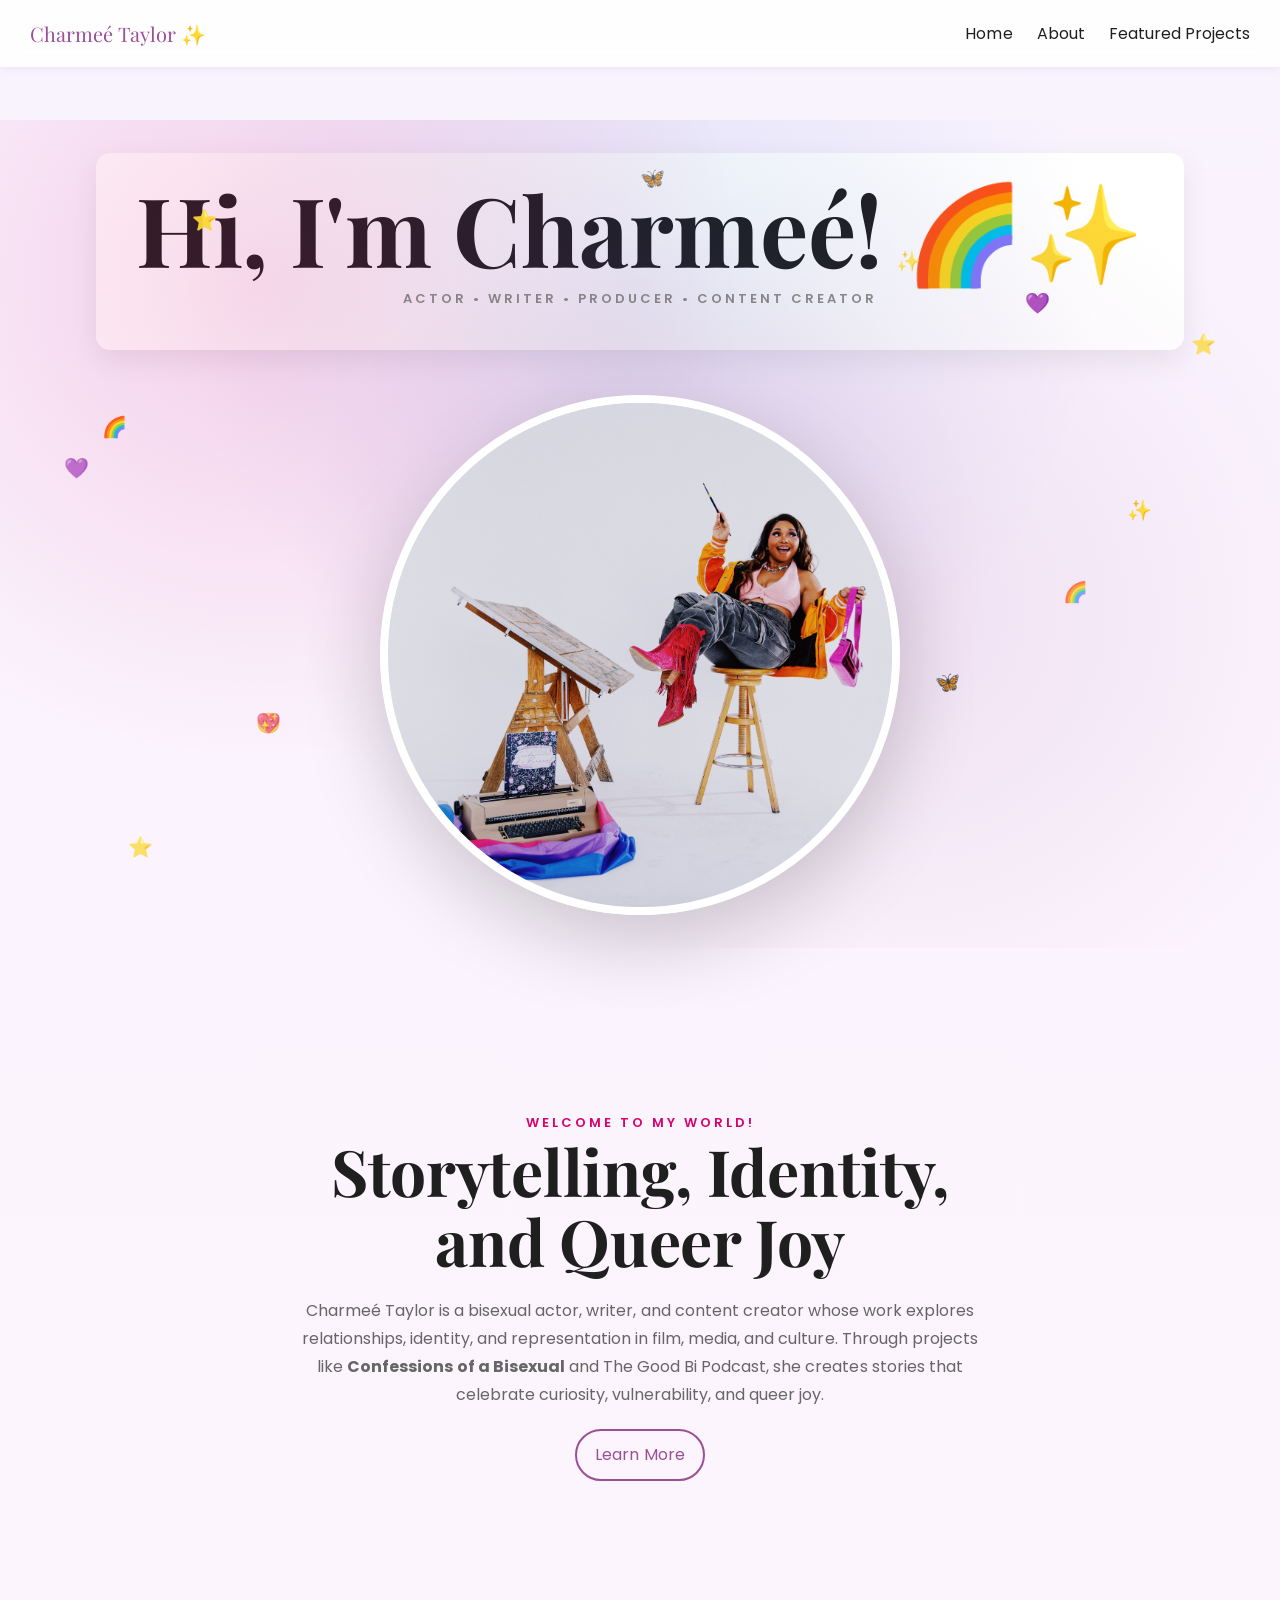
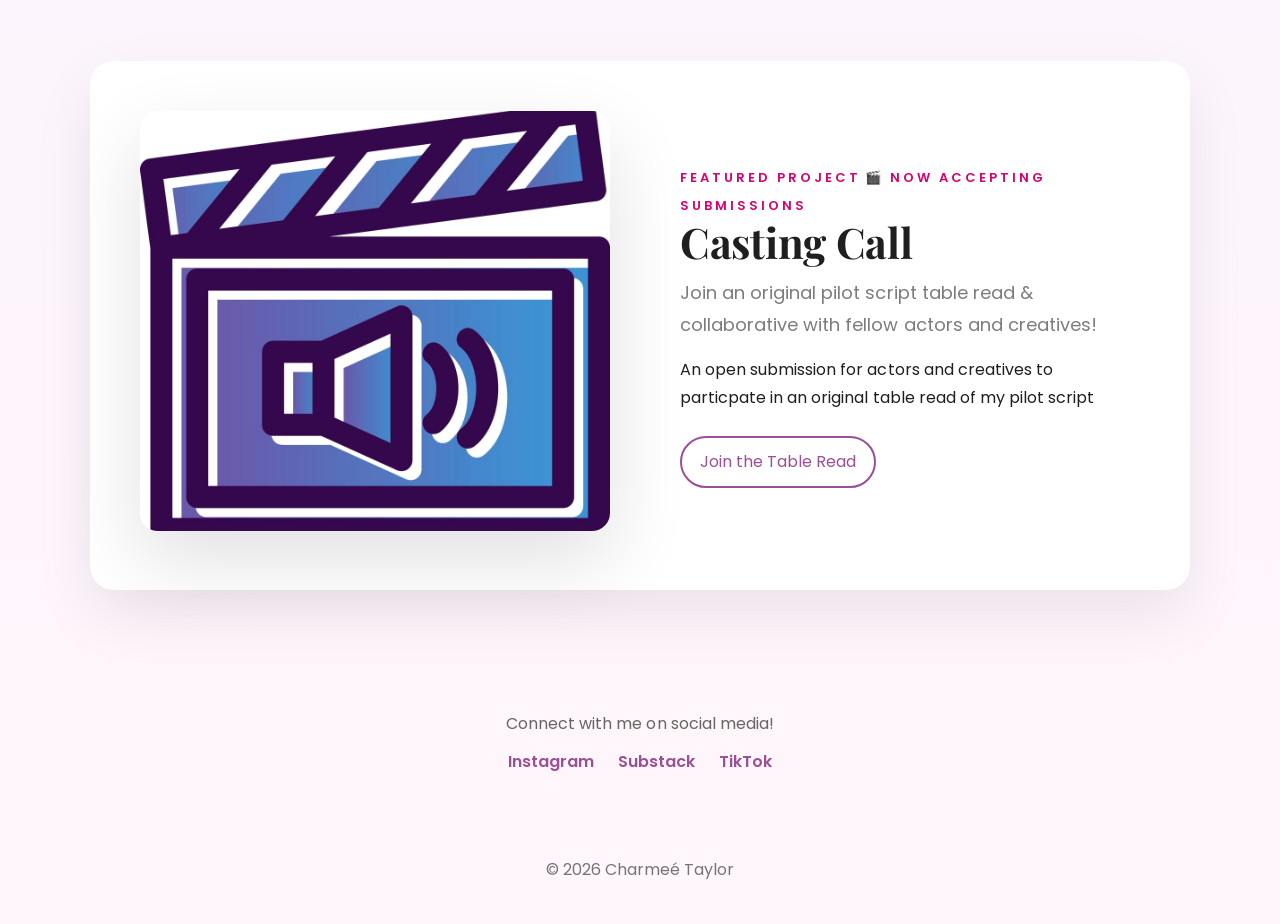
<file: index.html>
<!DOCTYPE html>

<html lang="en">

<head>

<meta charset="UTF-8">
<meta name="viewport" content="width=device-width, initial-scale=1.0">

<title>Charmeé Taylor</title>

<link rel="stylesheet" href="style.css">

<link href="https://fonts.googleapis.com/css2?family=Poppins:wght@300;400;600&family=Playfair+Display:wght@500;600;700&display=swap" rel="stylesheet">
</head>

<body>

<nav class="navbar">

<a href="index.html" class="logo">Charmeé Taylor ✨</a>

<ul class="nav-links">

<li><a href="index.html">Home</a></li>
<li><a href="about.html">About</a></li>
<li><a href="work.html">Featured Projects</a></li>

</ul>

<div class="hamburger">&#9776;</div>

</nav>

<!-- HERO SECTION -->

<section class="hero">
  <div class="hero-inner">

    <div class="sparkles"></div>

    <div class="floating-icons">
      <span class="icon1">⭐</span>
      <span class="icon2">💜</span>
      <span class="icon3">🌈</span>
      <span class="icon4">✨</span>
      <span class="icon5">😊</span>
      <span class="icon6">🦋</span>
      <span class="icon7">🌙</span>
      <span class="icon8">⭐</span>

      <!-- NEW CHAOS ICONS -->
      <span class="icon9">🦋</span>
      <span class="icon10">✨</span>
      <span class="icon11">⭐</span>
      <span class="icon12">💜</span>
      <span class="icon13">🌈</span>
      <span class="icon14">💫</span>
      <span class="icon15">⭐</span>

      <span class="icon1">⭐</span>
      <span class="icon2">💜</span>
      <span class="icon3">🌈</span>
      <span class="icon4">✨</span>
      <span class="icon5">💖</span>
      <span class="icon6">🦋</span>
      <span class="icon7">🌙</span>
      <span class="icon8">⭐</span>
    </div>

    <!-- TEXT MOVED ABOVE IMAGE -->
    <div class="hero-label hero-label--overlay">
      <div class="label-accent"></div>
      <h1>Hi, I'm Charmeé! 🌈✨</h1>
      <p>Actor • Writer • Producer • Content Creator</p>
    </div>

    <!-- BIGGER IMAGE -->
    <img src="assets/paintingCharmee.JPG" alt="Charmeé Taylor Headshot" class="hero-img hero-img--large">

  </div>
</section>

<!-- INTRO SECTION -->


<section class="intro">
  <div class="container">
    <div class="intro-editorial">
        <span class="section-kicker">Welcome to my world!</span>

    <h2>Storytelling, Identity, and Queer Joy</h2>

    <p>
      Charmeé Taylor is a bisexual actor, writer, and content creator whose work explores relationships, identity, and representation in film, media, and culture.
      Through projects like <strong>Confessions of a Bisexual</strong> and The Good Bi Podcast, she creates stories that celebrate curiosity, vulnerability, and queer joy.
    </p>

    <a href="about.html" class="btn">Learn More</a>
    </div>

  </div>
</section>

<section class="featured-work">
    <div class="container featured-work-inner">

        <div class="featured-image">
            <img src="assets/casting-call-icon-design.jpg" alt="Casting Call Project">

        </div>

        <div class="featured-text">

            <span class="section-kicker">Featured Project</span>
            <span class="section-kicker">🎬 Now Accepting Submissions</span>
            <h2>Casting Call</h2>

            <p class="featured-subtitle">
                Join an original pilot script table read & collaborative with fellow actors and creatives!

            </p>
                An open submission for actors and creatives to 
                particpate in an original table read of my pilot script
            </p>

                   <a href="https://docs.google.com/forms/d/e/1FAIpQLSdcJ0BxlJTMzF35_26_5tTLe_6OEYycgVTcz_XyP0_Ql73qJQ/viewform" class="btn" target="_blank">Join the Table Read</a>

        </div>
        </div>

</section>

<section class="social-strip">
    <p>Connect with me on social media!</p>
    
    <div class="social-links">
        <a href="https://www.instagram.com/bi_astrology/" target="_blank">Instagram</a>
        <a href="https://substack.com/@biastrology?r=4hhb3" target="_blank">Substack</a>
        <a href="https://www.tiktok.com/@charmeeifyoudare?_r=1&_t=ZP-96pdv4lEMne" target="_blank">TikTok</a>
        <!-- Add more social links as needed -->
    </div>
</section>

        <!-- <div class="featured-grid">

            <a href="https://www.partytrickpress.com/confessions-of-a-bisexual-product-page" target="_blank" class="featured-card">
                <img src="assets/bookcover.png" alt="Confessions of a Bisexual">
                <div class="featured-info">
                    <h3>Confessions of a Bisexual</h3>
                    <p>An interactive memoir -->


<footer>

© 2026 Charmeé Taylor

</footer>

<script src="script.js"></script>

</body>

</html>
</file>
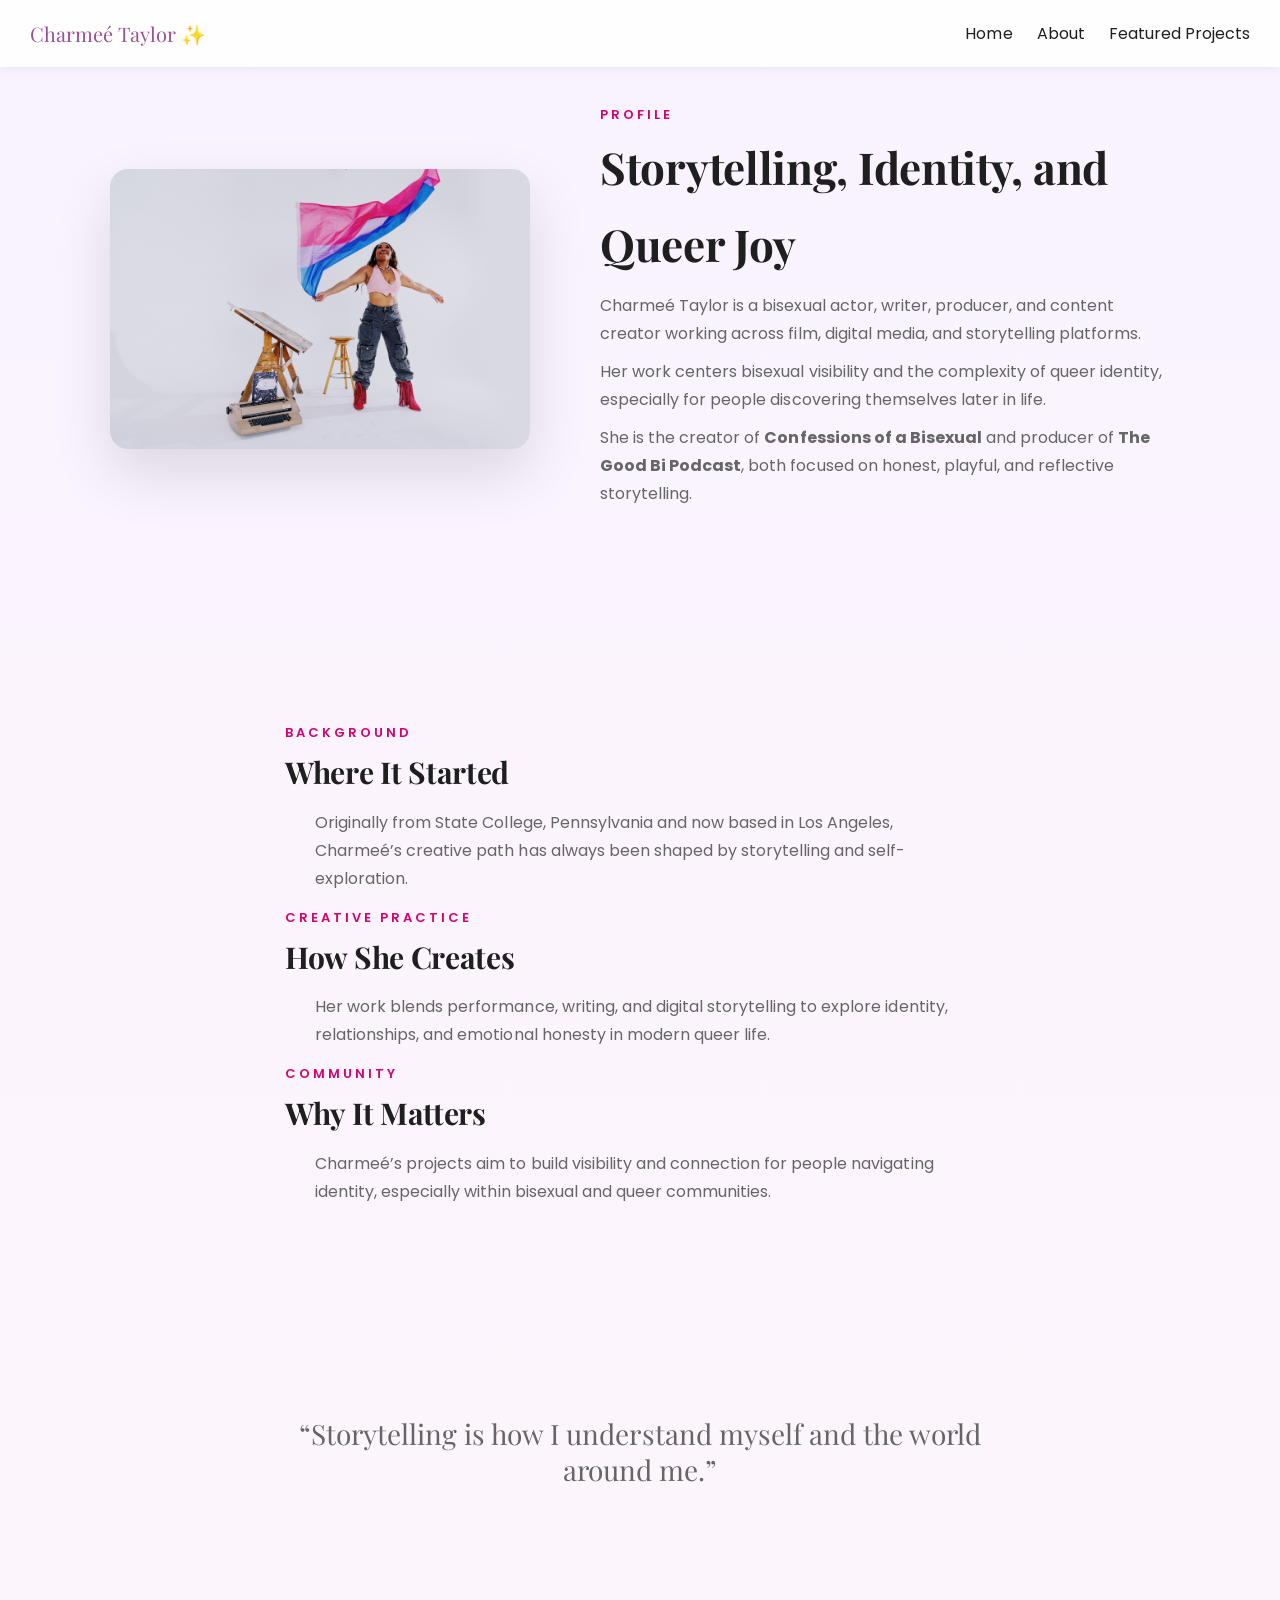
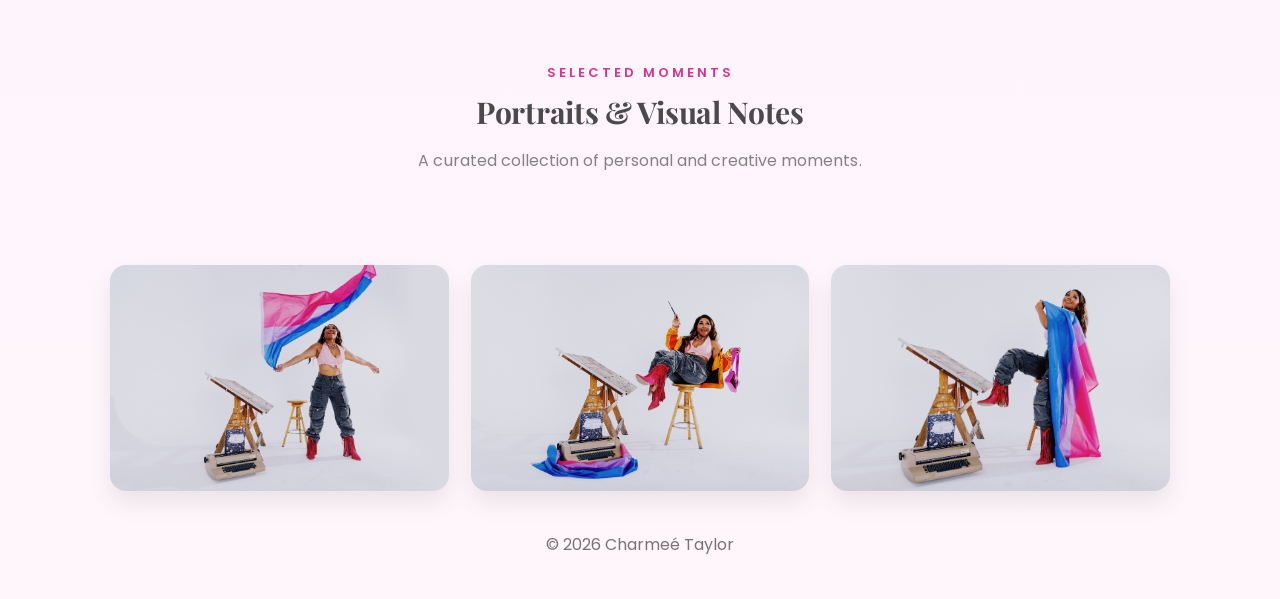
<file: about.html>
<!DOCTYPE html>
<html lang="en">

<head>
<meta charset="UTF-8">
<meta name="viewport" content="width=device-width, initial-scale=1.0">

<title>About Charmeé</title>

<link rel="stylesheet" href="style.css">
<link href="https://fonts.googleapis.com/css2?family=Poppins:wght@300;400;600&family=Playfair+Display:wght@500;600;700&display=swap" rel="stylesheet">
</head>

<body>

<nav class="navbar">
  <a href="index.html" class="logo">Charmeé Taylor ✨</a>

  <ul class="nav-links">
    <li><a href="index.html">Home</a></li>
    <li><a href="about.html">About</a></li>
    <li><a href="work.html">Featured Projects</a></li>
  </ul>

  <div class="hamburger">&#9776;</div>
</nav>

<!-- =========================
     ABOUT HERO (EDITORIAL SPLIT)
========================= -->

<section class="about-section">
  <div class="container">

    <div class="about-container">

      <!-- IMAGE SIDE -->
      <img src="assets/biFlagCharmee.JPG" alt="Charmeé Taylor" class="about-photo">

      <!-- TEXT SIDE -->
      <div class="about-text">

        <span class="section-kicker">Profile</span>

        <h1>Storytelling, Identity, and Queer Joy</h1>

        <p>
          Charmeé Taylor is a bisexual actor, writer, producer, and content creator working across film, digital media, and storytelling platforms.
        </p>

        <p>
          Her work centers bisexual visibility and the complexity of queer identity, especially for people discovering themselves later in life.
        </p>

        <p>
          She is the creator of <strong>Confessions of a Bisexual</strong> and producer of <strong>The Good Bi Podcast</strong>, both focused on honest, playful, and reflective storytelling.
        </p>

      </div>

    </div>
  </div>
</section>

<!-- =========================
STORY SECTIONS (MAGAZINE FLOW)
========================= -->

<section class="about-story">
  <div class="container" style="max-width: 750px;">

    <span class="section-kicker">Background</span>
    <h2>Where It Started</h2>
    <p>
      Originally from State College, Pennsylvania and now based in Los Angeles, Charmeé’s creative path has always been shaped by storytelling and self-exploration.
    </p>

    <span class="section-kicker">Creative Practice</span>
    <h2>How She Creates</h2>
    <p>
      Her work blends performance, writing, and digital storytelling to explore identity, relationships, and emotional honesty in modern queer life.
    </p>

    <span class="section-kicker">Community</span>
    <h2>Why It Matters</h2>
    <p>
      Charmeé’s projects aim to build visibility and connection for people navigating identity, especially within bisexual and queer communities.
    </p>

  </div>
</section>

<!-- =========================
QUOTE MOMENT (EDITORIAL FEATURE)
========================= -->

<section class="about-quote">
  <div class="container" style="text-align:center; max-width: 800px;">

    <p style="font-size: 28px; font-family: 'Playfair Display', serif; line-height: 1.3;">
      “Storytelling is how I understand myself and the world around me.”
    </p>

  </div>
</section>

<!-- =========================
GALLERY (CURATED VISUALS)
========================= -->

<section class="gallery-header">
  <div class="container">
    <span class="section-kicker">Selected Moments</span>
    <h2>Portraits & Visual Notes</h2>
    <p>A curated collection of personal and creative moments.</p>
  </div>
</section>

<div class="about-gallery">
  <img src="assets/biFlagCharmee.JPG" alt="Charmeé portrait" class="gallery-photo">
  <img src="assets/paintingCharmee.JPG" alt="Charmeé portrait" class="gallery-photo">
  <img src="assets/2BiFlagCharmee.JPG" alt="Charmeé portrait" class="gallery-photo">
</div>

<!-- FOOTER -->

<footer>
  © 2026 Charmeé Taylor
</footer>

<script src="script.js"></script>

</body>
</html>
</file>
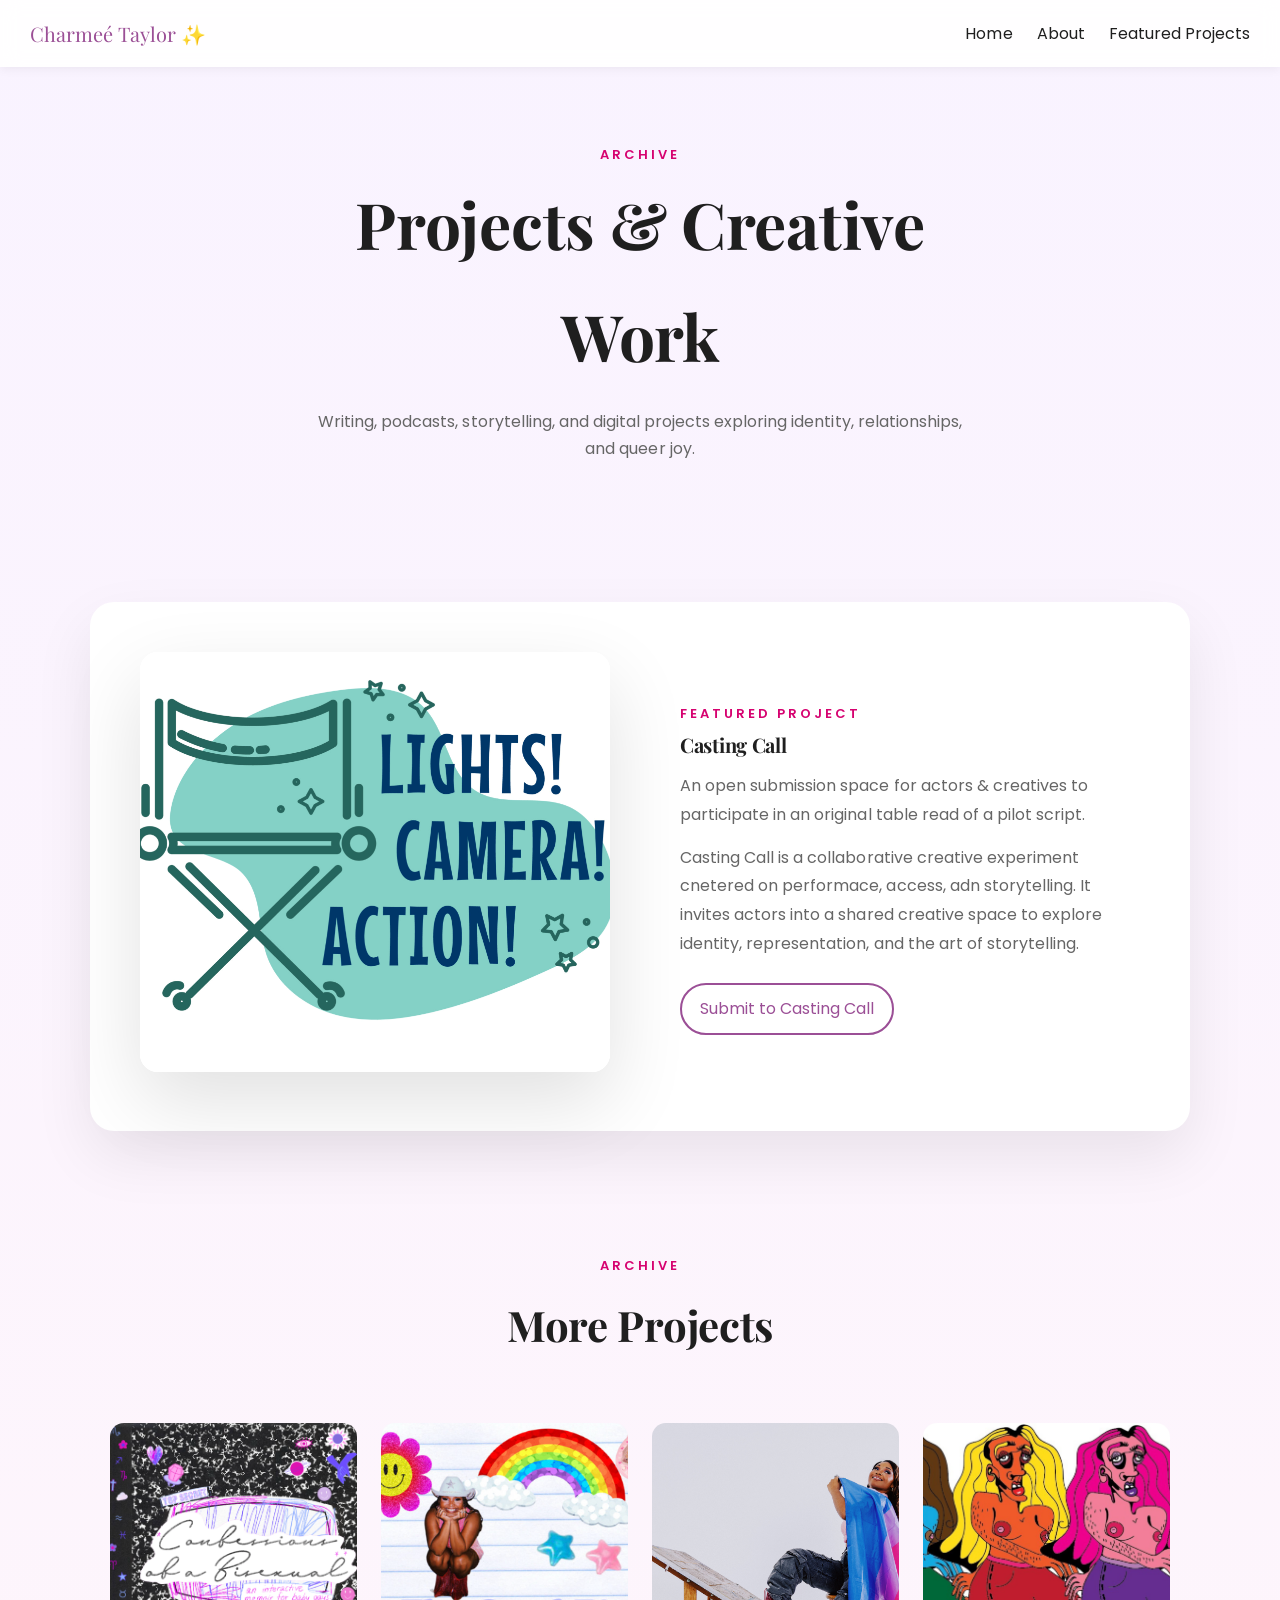
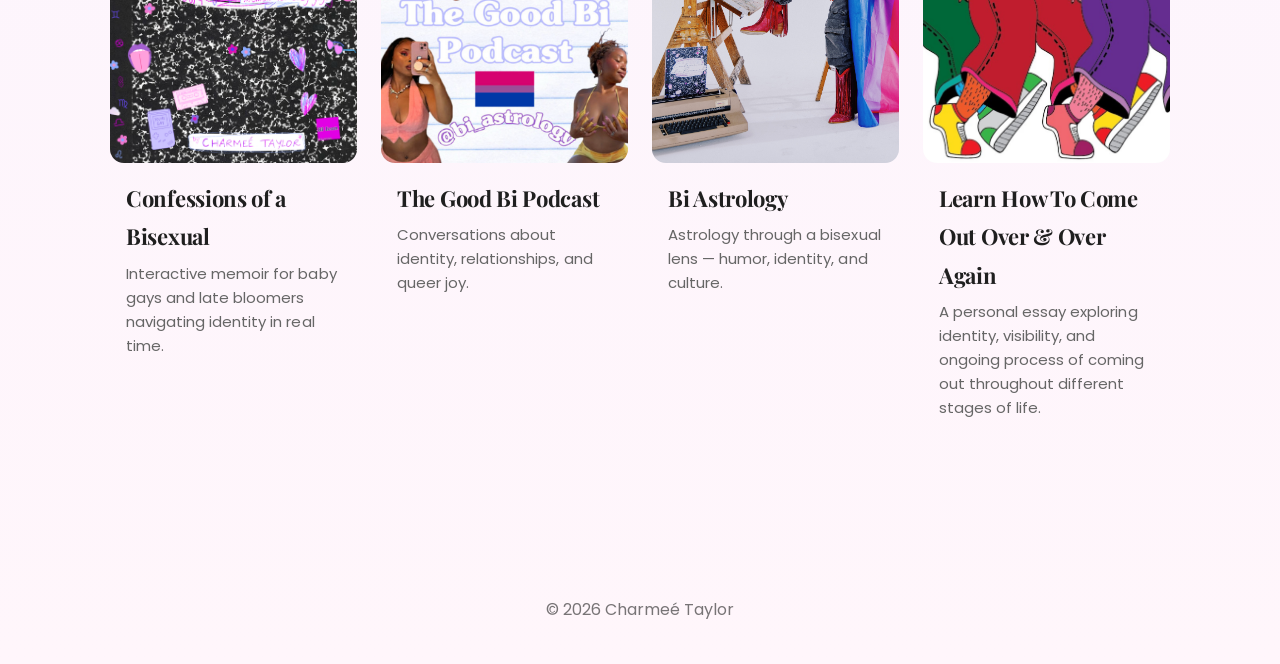
<file: work.html>
<!DOCTYPE html>
<html lang="en">

<head>
<meta charset="UTF-8">
<meta name="viewport" content="width=device-width, initial-scale=1.0">

<title>Featured Project | Charmeé Taylor</title>

<link rel="stylesheet" href="style.css">
<link href="https://fonts.googleapis.com/css2?family=Poppins:wght@300;400;600&family=Playfair+Display:wght@500;600;700&display=swap" rel="stylesheet">
</head>

<body>

<nav class="navbar">
    <a href="index.html" class="logo">Charmeé Taylor ✨</a>


  <ul class="nav-links">
    <li><a href="index.html">Home</a></li>
    <li><a href="about.html">About</a></li>
    <li><a href="work.html">Featured Projects</a></li>
  </ul>

  <div class="hamburger">&#9776;</div>
</nav>

<!-- =========================
 HERO / HEADER (EDITORIAL INTRO)
========================= -->

<section class="work-hero">
  <div class="container work-hero-inner">

    <span class="section-kicker">Archive</span>

    <h1 class="work-title">Projects & Creative Work</h1>

    <p class="work-subtitle">
      Writing, podcasts, storytelling, and digital projects exploring identity, relationships, and queer joy.
    </p>

  </div>
</section>

<!-- Curated work grid here -->

<section class="featured-work">
    <div class="container featured-work-inner">

        <div class="featured-image">
            <img src="assets/Screenshot 2026-06-05 at 10.24.47 AM.png" alt="Casting Call Project">
        </div>
            
            <div class="featured-text">
                <span class="section-kicker">Featured Project</span>
                <h3>Casting Call</h3>

                <p>An open submission space for actors & creatives to participate in an original table read of a pilot script.</p>
    
                <p>
                    Casting Call is a collaborative creative experiment cnetered on performace, access, adn storytelling.
                    It invites actors into a shared creative space to explore identity, representation, and the art of storytelling.
                </p>
        <a href="https://docs.google.com/forms/d/e/1FAIpQLSdcJ0BxlJTMzF35_26_5tTLe_6OEYycgVTcz_XyP0_Ql73qJQ/viewform" class="btn" target="_blank">Submit to Casting Call</a>
            </div>
    
    </div>
</section>

<!-- =========================
     CURATED WORK GRID
========================= -->

<section class="work-section" style="padding-top: 40px;">
  <div class="container">

<div class="archive-header">
    <span class="section-kicker">Archive</span>
    <h2>More Projects</h2>
    </div>

    <div class="work-grid">

      <!-- CARD 1 -->
      <a href="https://www.partytrickpress.com/confessions-of-a-bisexual-product-page"
         target="_blank"
         class="work-card">

        <img src="assets/bookcover.png" alt="Confessions of a Bisexual">

        <div class="work-info">
          <h3>Confessions of a Bisexual</h3>
          <p>Interactive memoir for baby gays and late bloomers navigating identity in real time.</p>
        </div>

      </a>

      <!-- CARD 2 -->
      <a href="https://open.spotify.com/show/58x1b0WNbUo8FWXBKgL4Rs"
         target="_blank"
         class="work-card">

        <img src="assets/thegoodpodcast.png" alt="The Good Bi Podcast">

        <div class="work-info">
          <h3>The Good Bi Podcast</h3>
          <p>Conversations about identity, relationships, and queer joy.</p>
        </div>

      </a>

      <!-- CARD 3 -->
      <a href="https://www.instagram.com/bi_astrology/"
         target="_blank"
         class="work-card">

        <img src="assets/2BiFlagCharmee.JPG" alt="Bi Astrology Instagram">

        <div class="work-info">
          <h3>Bi Astrology</h3>
          <p>Astrology through a bisexual lens — humor, identity, and culture.</p>
        </div>

      </a>
      

    <!-- Card 4 -->

    <a href="https://saltyworld.net/learning-to-come-out-over-and-over-again/"
         target="_blank"
         class="work-card">

        <img src="assets/saltyArticle.png" alt="Salty World Article">

        <div class="work-info">
          <h3>Learn How To Come Out Over & Over Again</h3>
          <p> A personal essay exploring identity, visibility, and ongoing process of coming out throughout different stages of life.</p>
        </div>

      </a>




    </div>

  </div>
</section>

<!-- FOOTER -->

<footer>
  © 2026 Charmeé Taylor
</footer>

<script src="script.js"></script>

</body>
</html>
</file>
<file: style.css>
/* =========================
   FINAL POLISHED DESIGN SYSTEM
   ========================= */

:root {
  --max: 1100px;

  --text: #1f1f1f;
  --muted: #666;

  --primary: #9B4F96;
  --accent: #D60270;
  --blue: #0038A8;

  --space-sm: 10px;
  --space-md: 20px;
  --space-lg: 40px;
  --space-xl: 80px;
}

/* RESET */
* {
  margin: 0;
  padding: 0;
  box-sizing: border-box;
  -webkit-font-smoothing: antialiased;
  -moz-osx-font-smoothing: grayscale;
}

body {
  font-family: 'Poppins', sans-serif;
  background: linear-gradient(180deg, #F9F3FF, #FFF6FB);
  color: var(--text);
  line-height: 1.75;
  letter-spacing: 0.02px;
}

a {
  text-decoration: none;
  color: inherit;
}

/* TYPOGRAPHY */
.section-kicker {
  text-transform: uppercase;
  letter-spacing: 3px;
  font-size: 13px;
  font-weight: 600;
  color: var(--accent);
  margin-botton: 12px;
}

h1, h2, h3 {
  font-family: 'Playfair Display', serif;
  letter-spacing: -0.3px;
}

h1 {
  font-size: 44px;
  margin-bottom: var(--space-sm);
}

h2 {
  font-size: 30px;
  margin-bottom: var(--space-sm);
}

h3 {
  font-size: 20px;
  margin-bottom: var(--space-sm);
}

p {
  color: var(--muted);
  font-size: 16px;
  max-width: 65ch;
  margin: 0 auto var(--space-sm);
}

.intro p, 
.hero p {
  margin-left: auto;
margin-right: auto;
text-align: center;
max-width: 700px;

}

.intro h2 {
  font-size: clamp(2.4rem, 5vw, 4rem);
  margin: 0 auto 20px;
  max-width: 700px;
  line-height: 1.1;
}

.intro {
  text-align: center;
}

/* CONTAINER */
.container {
  max-width: var(--max);
  margin: 0 auto;
  padding: 0 var(--space-md);
}

/* NAVBAR */
.navbar {
  position: fixed;
  top: 0;
  width: 100%;
  background: rgba(255,255,255,0.92);
  backdrop-filter: blur(10px);
  display: flex;
  justify-content: space-between;
  align-items: center;
  padding: 16px 30px;
  z-index: 1000;
  box-shadow: 0 2px 10px rgba(0,0,0,0.06);
}

.logo {
  font-family: 'Playfair Display', serif;
  font-size: 20px;
  color: var(--primary);
}

.nav-links {
  display: flex;
  gap: 24px;
  list-style: none;
}

.nav-links a:hover {
  color: var(--accent);
}

.hamburger {
  display: none;
  font-size: 26px;
}

/* SECTIONS */
section {
  padding: 100px 0;
}

/* HERO */
.hero::after {
  content: "";
  position: absolute;
  inset: 0;
  background: radial-gradient(
    circle at center,
    rgba(255,255,255,0) 40%,
    rgba(0,0,0,0.08) 100%
  );
  pointer-events: none;
  z-index: 4;
}

.hero {
position: relative;
text-align: center;
padding-top: 120px;
padding-bottom: 60px;
overflow: hidden;
}

.hero-img {
  width: 150px;
  height: 150px;
  border-radius: 50%;
  margin-bottom: var(--space-sm);
  border: 4px solid white;
}

.hero-img--large {
  width: 520px;
  height: 520px;
  border-radius: 50%;
  object-fit: cover;
  object-position: center;
  border: 8px solid white;

  box-shadow:
    0 30px 80px rgba(0,0,0,0.18);
  position: relative;
  z-index: 3;
}

/* .hero-label--overlay {
  position: relative;
  z-index: 5;
  margin-bottom: -60px;
  padding: 38px 50px;
  background: rgba(255,255,255,0.92);
  backdrop-filter: blur(10px);
  border-radius: 20px;
  box-shadow: 0 25px 60px rgba(0,0,0,0.10);
  max-width: 900px;
  font-size: clamp(4rem, 7vw, 7rem);
  line-height: 0.95;
  letter-spacing: -3px;
} */

.hero-label--overlay p {
  font-size: 13px;
  letter-spacing: 2px;
  text-transform: uppercase;
  opacity: 0.75;
}

.hero-label {
  background: white;
  display: inline-block;
  padding: 30px 40px;
  border-radius: 14px;
  box-shadow: 0 10px 30px rgba(0,0,0,0.08);
  margin-top: 10px;
}

.hero-label h1 {
  font-size: clamp(3rem, 8vw, 6rem);
  line-height: 0.95;
  margin-bottom: 14px;
}

.hero-label p {
text-transform: uppercase;
letter-spacing: 3px;
font-size: 13px;
font-weight: 600;
}

.hero-inner {
position: relative;
display: grid;
place-items: center;
min-height: 92vh;
text-align: center;
}

/* Sparkles hero background effects */

.sparkles {
  position: absolute;
  inset: 0;
  pointer-events: none;

  background: radial-gradient(circle at 20% 20%, rgba(214, 2, 112, 0.15), transparent 40%),
              radial-gradient(circle at 70% 60%, rgba(155, 79, 150, 0.12), transparent 45%),
              radial-gradient(circle at 50% 20%, rgba(0, 56, 168, 0.10), transparent 50%);

  z-index: 0;
}

.hero::after {
  content: "";

  position: absolute;

  width: 700px;
  height: 700px;

  background: radial-gradient(
    circle,
    rgba(155,79,150,0.15),
    transparent 70%
  );

  top: 50%;
  left: 50%;

  transform: translate(-50%, -40%);

  z-index: 0;
}

.floating-icons {
  position: absolute;
  inset: 0;
  pointer-events: none;
  z-index: 2;
}

.floating-icons span {
  position: absolute;
  font-size: 20px;
  opacity: 0.75;
  animation: floaty 6s ease-in-out infinite;
}

/* individual placements */
.icon1 { top: 10%; left: 15%; }
.icon2 { top: 20%; right: 18%; }
.icon3 { top: 35%; left: 8%; }
.icon4 { top: 45%; right: 10%; }
.icon5 { bottom: 25%; left: 20%; }
.icon6 { bottom: 30%; right: 25%; }
.icon7 { top: 60%; left: 50%; }
.icon8 { bottom: 15%; right: 40%; }
.icon9  { top: 5%; left: 50%; }
.icon10 { top: 15%; left: 70%; }
.icon11 { top: 25%; right: 5%; }
.icon12 { top: 40%; left: 5%; }
.icon13 { top: 55%; right: 15%; }
.icon14 { bottom: 20%; left: 60%; }
.icon15 { bottom: 10%; left: 10%; }

@keyframes floaty {
  0%, 100% { transform: translateY(0); }
  50% { transform: translateY(-10px); }
}

/* BUTTON */
.btn {
  display: inline-block;
  padding: 10px 18px;
  border: 2px solid var(--primary);
  border-radius: 30px;
  color: var(--primary);
  margin-top: var(--space-sm);
  transition: all 0.2s ease;
}

.btn:hover {
  background: var(--primary);
  color: white;
}

/* FEATURED */
.featured-content {
  max-width: 800px;
  margin: 0 auto;
  background: white;
  padding: 28px;
  border-radius: 16px;
  box-shadow: 0 12px 30px rgba(0,0,0,0.06);
}

.featured-work {
padding: 80px 0;
}

.featured-work-inner {
  background: white;
  box-shadow: 0 25px 60px rgba(0,0,0,0.08);
  padding: 50px;
  border-radius: 24px;
  display: grid;
  grid-template-columns: 1fr 1fr;
  gap: 60px;
  align-items: center;
}

.featured-image img {
  width: 100%;
  height: 420px;
  border-radius: 18px;
  box-shadow: 0 30px 80px rgba(0,0,0,0.12);
  object-fit: cover;
  filter: saturate(1.05) contrast(1.02);
}

.featured-text {
  max-width: 540px;
  padding-left: 10px;
}

.featured-text h2 {
  font-size: 42px;
  margin-bottom: 12px;
  line-height: 1.1;
}

.featured-subtitle {
  font-size: 18px;
  opacity: 0.85;
  margin-bottom: 18px;
}

.featured-text p {
  line-height: 1.8;
  margin-bottom: 14px;
}

/* WORK GRID */
.work-section {
  padding: 120px 0;
}

.work-grid {
  display: grid;
  grid-template-columns: repeat(auto-fit, minmax(240px, 1fr));
  gap: 24px;
}

.work-card {
  text-decoration: none;
  transition: transform 0.3s ease;
  display: block;
}

.work-card:hover {
  transform: translateY(-4px);
}

.work-card img {
  width: 100%;
  height: 340px;
  object-fit: cover;
  display: block;
  border-radius: 14px;
}

/* .work-placeholder {
  width: 100%;
  height: 340px;
  background: #eee;
  border-radius: 14px;
} */

.work-info {
  padding: 16px;
}

.work-info h3 {
  font-size: 22px;
  margin-bottom: 6px;
}

.work-info p {
  margin: 0;
  font-size: 15px;
  line-height: 1.6;
}

.work-hero {
  padding: 140px 0 60px;
  text-align: center;
}

.work-hero-inner {
  max-width: 750px;
  margin: 0 auto;
}

.work-title {
  font-size: clamp(2.5rem, 5vw, 4.5rem);
  margin-bottom: 16px;
}
.work-subtitle {
  font-size: 65ch;
  margin: 0 auto;
  color: var(--muted);
  font-size: 16px;
  line-height: 1.7;
}

.archive-header {
  text-align: center;
  max-width: 600px;
  margin: 0 auto 60px;
}

.archive-header h2 {
  margin-bottom: 12px;
  margin-top: 10px;
  font-size: 42px;
}

.archive-header p {
 max-width: 500px;
}


/* ABOUT */
.about-container {
  display: flex;
  gap: 70px;
  align-items: center;
  flex-wrap: wrap;
}

.gallery-header {
  text-align: center;
  padding: 60px 0 20px;
}

.gallery-header h2 {
  margin-bottom: 8px;
}

.gallery-header{
  max-width: 600px;
  margin: 0 auto;
  opacity: 0.8;
}

.about-gallery {
  max-width: var(--max);
  margin: 60px auto 0;
  padding: 0 20px;
  display: grid;
  grid-template-columns: repeat(auto-fit, minmax(240px, 1fr));
  gap: 22px;
  align-items: stretch
}

.about-photo {
  width: 420px;
  border-radius: 18px;
  max-width: 100%;
  object-ratio: 4 / 5;
  object-fit: cover;
  box-shadow: 0 25px 60px rgba(0,0,0,0.12);
}

.about-text {
flex: 1;
max-width: 600px;}

.gallery-photo {
  width: 100%;
  height: 100%;
  object-fit: cover;
  object-position: center;
  box-shadow: 0 12px 25px rgba(0,0,0,0.08);
  border-radius: 16px;
  transition: transform 0.25s ease, box-shadow 0.25s ease;
  display: block;
}

.gallery-photo:hover {
  transform: translateY(-6px);
  box-shadow: 0 22px 45px rgba(0, 0, 0, 0.12);
}

/* SOCIAL */

.social-strip {
  text-align: center;
  padding: 40px 0;
}

.social-links {
  display: flex;
  justify-content: center;
  align-items: center;
  gap: 24px;
  flex-wrap: wrap;
}

.social-links a {
  color: var(--primary);
  font-weight: 600;
  transition: 0.2s ease;
}

.social-links a:hover {
  color: var(--accent);
}


/* FOOTER */
footer {
  text-align: center;
  padding: 40px 20px;
  opacity: 0.6;
}

/* MOBILE */


@media (max-width: 768px) {

/* NAV */

.navbar{
padding:14px 20px;
}

.logo{
font-size:18px;
max-width:220px;
}

.hamburger{
  z-index: 1001;
  font-size: 30px;
  position: relative;
  display:block;
  cursor:pointer;
}

.nav-links{
display:none;
flex-direction:column;

position:absolute;

top:72px;
right:20px;

width:220px;

background:rgba(255,255,255,.98);

padding:20px;

border-radius:18px;

box-shadow:0 18px 50px rgba(0,0,0,.08);
gap:18px;

z-index: 1000;
}

.nav-links.active{
display:flex;
}


/* HERO */

.hero{
padding-top:110px;
padding-bottom:60px;
}

.hero-inner{

min-height:auto;

display:flex;

flex-direction:column;

justify-content:center;

align-items:center;

gap:28px;

padding:20px;
}

/* Magazine cover title */

.hero-label{

order:1;

width:100%;

max-width:360px;

padding:26px 24px;

margin:0;

border-radius:20px;

position:relative;

z-index:5;
}

.hero-label h1{

font-size:clamp(2.6rem,12vw,4rem);

line-height:.9;

margin-bottom:18px;
}

.hero-label p{

font-size:11px;

letter-spacing:2px;

line-height:1.6;
}

/* Big image */

.hero-img--large{

order:2;

width:min(88vw,380px);

height:min(88vw,380px);

margin-top:-12px;

border-width:6px;

box-shadow:
0 18px 60px rgba(0,0,0,.18);
}

/* Reduce chaos */

.floating-icons span{
font-size:15px;
opacity:.45;
}

.icon9,
.icon10,
.icon11,
.icon12,
.icon13,
.icon14,
.icon15{
display:none;
}

.sparkles{
opacity:.55;
}

.hero::after{

width:420px;

height:420px;

transform:
translate(-50%,-30%);
}


/* INTRO */

.intro{
padding:70px 0;
}

.intro h2{

font-size:clamp(2rem,10vw,3rem);

line-height:1;

margin-bottom:18px;
}


/* FEATURED CTA */

.featured-work{
padding:40px 0;
}

.featured-work-inner{

grid-template-columns:1fr;

padding:28px;

gap:28px;

text-align:center;
}

.featured-image img{

height:300px;
}

.featured-text{

padding-left:0;
}

.featured-text h2{

font-size:2.5rem;
}


/* SOCIAL */

.social-links{
gap:16px;
}

}
</file>
